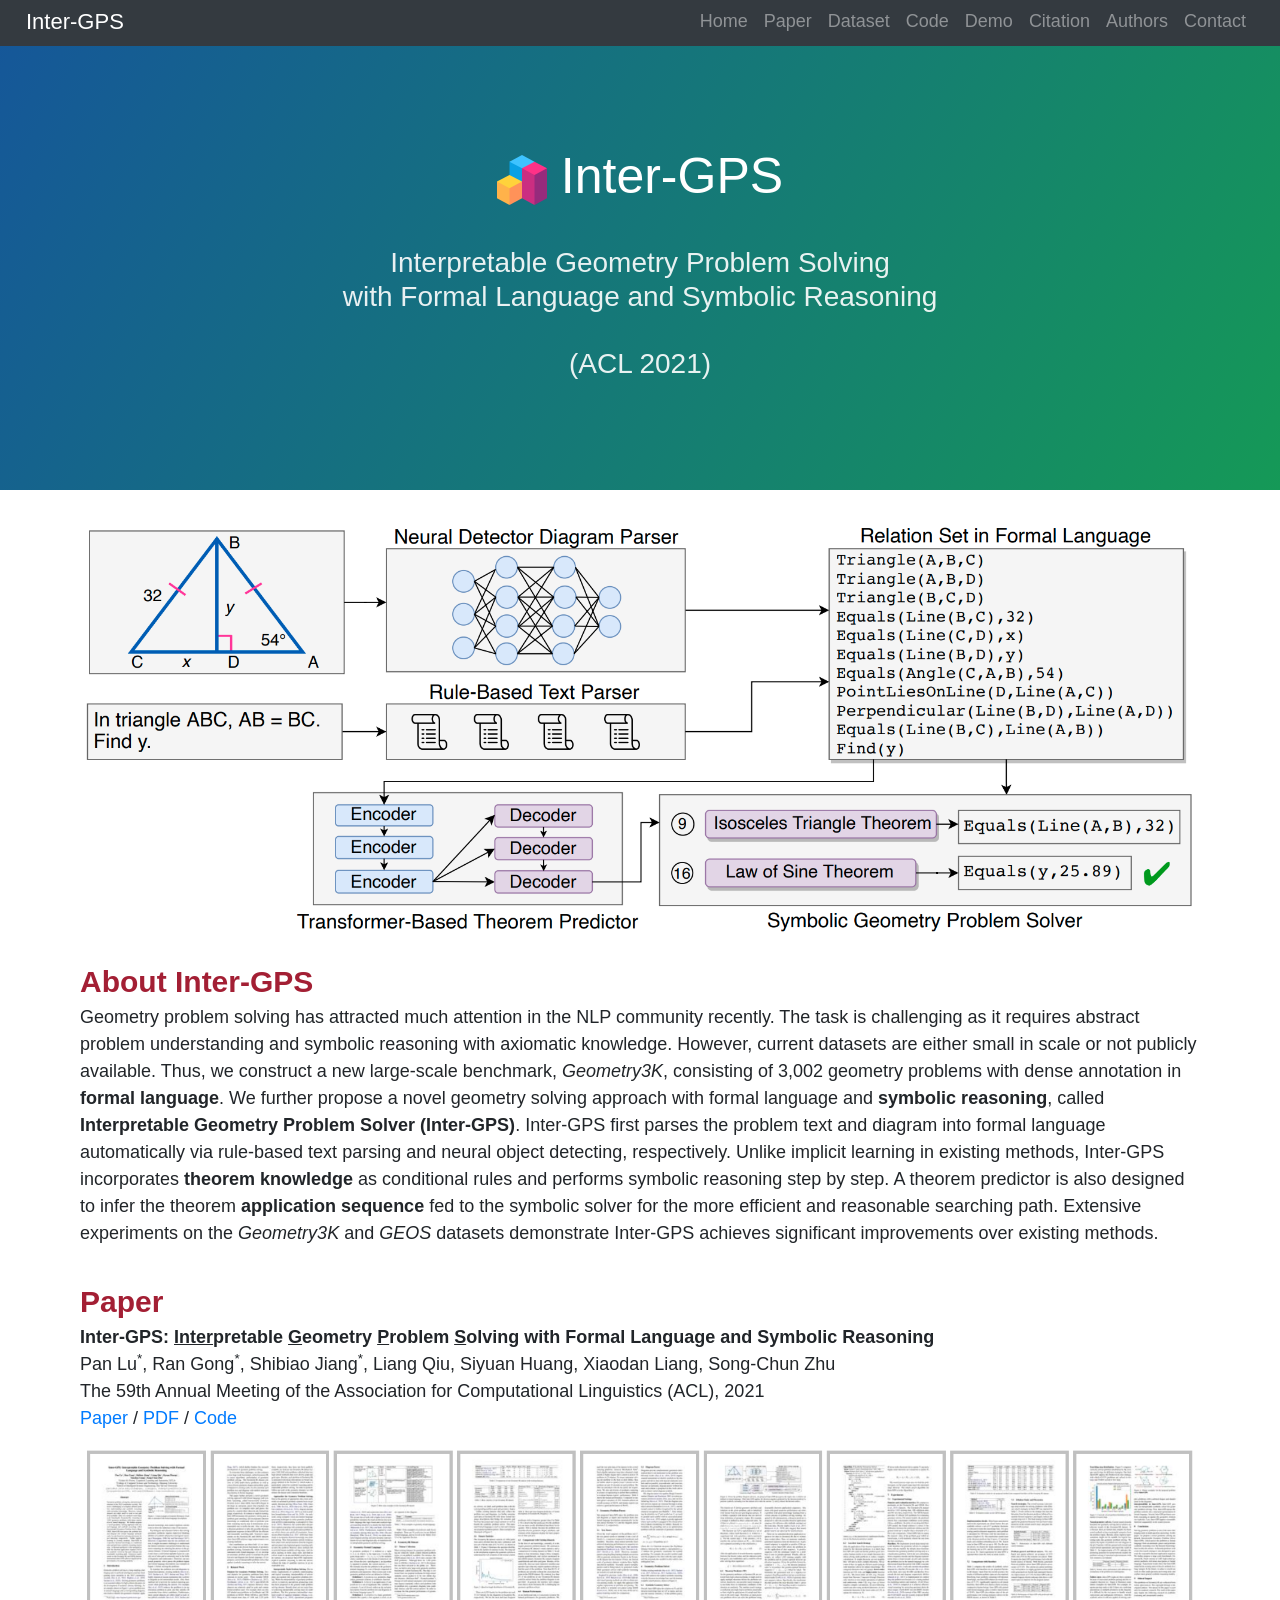
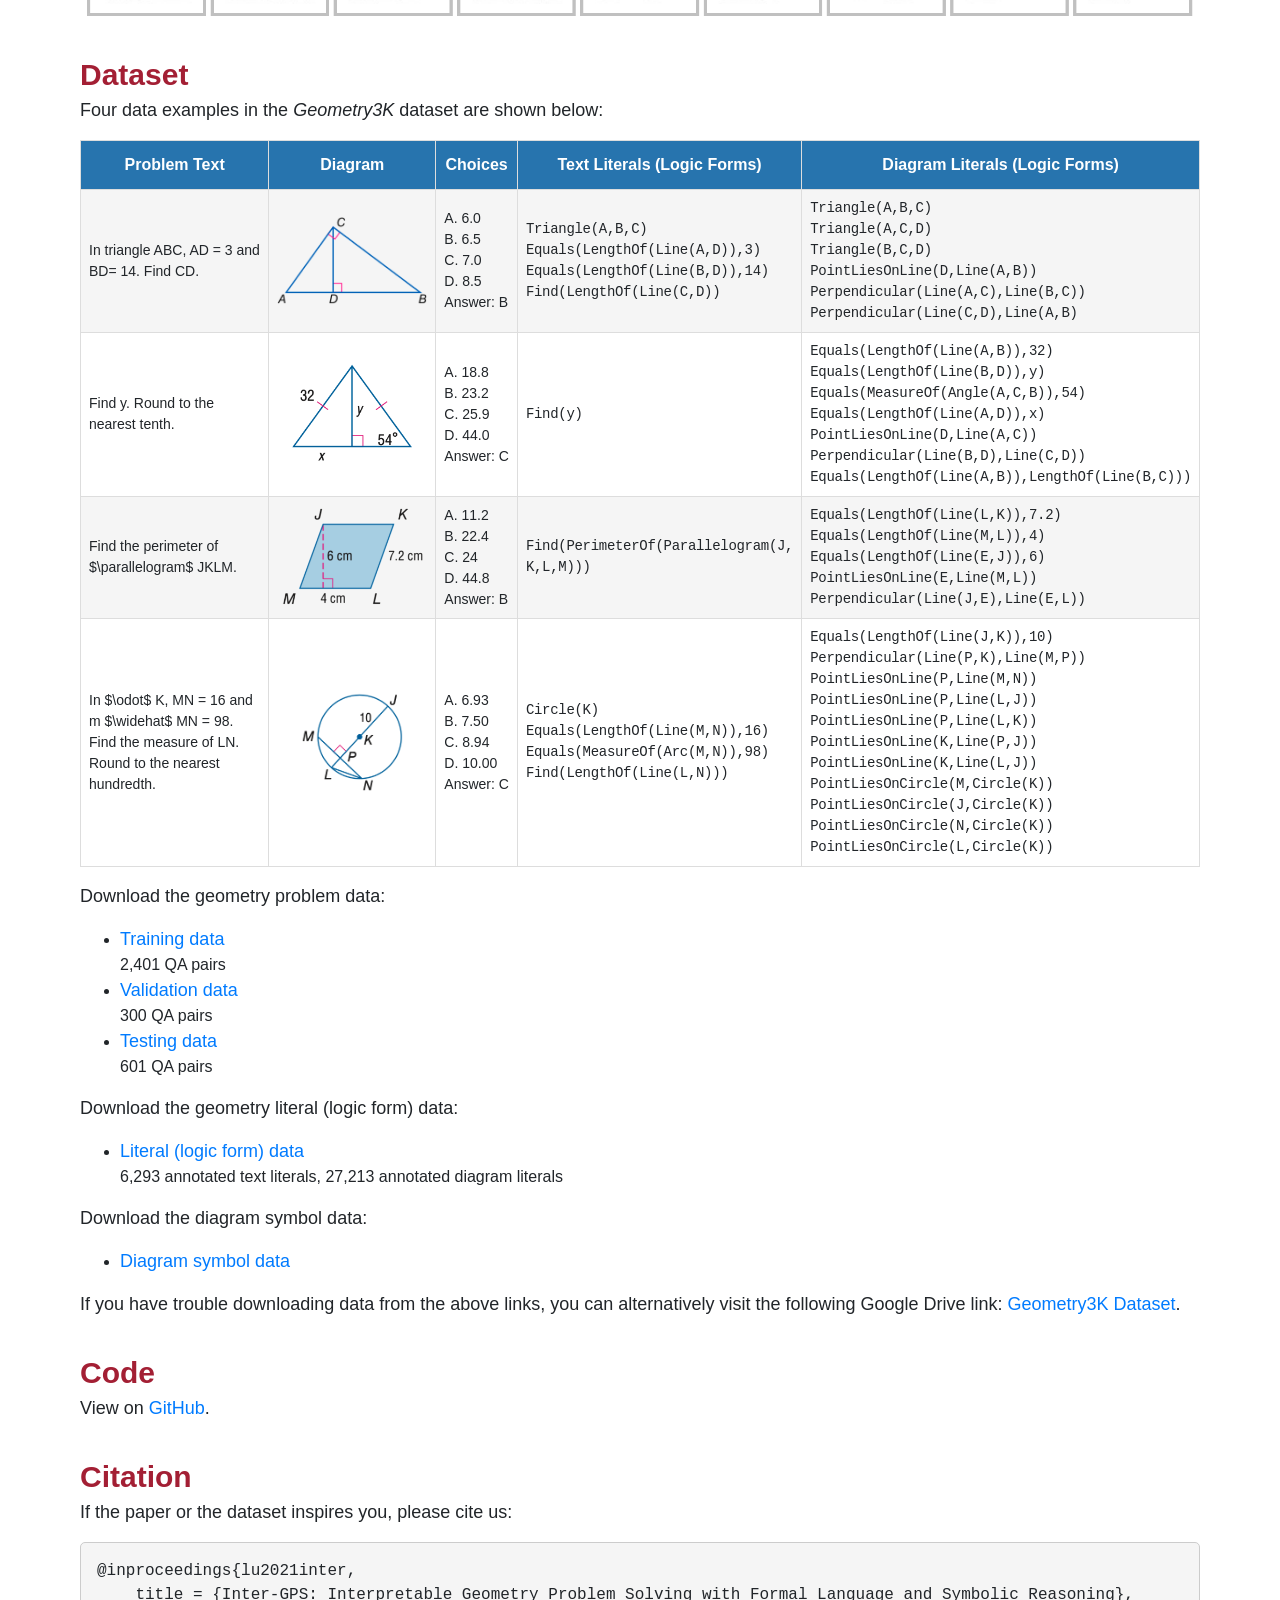
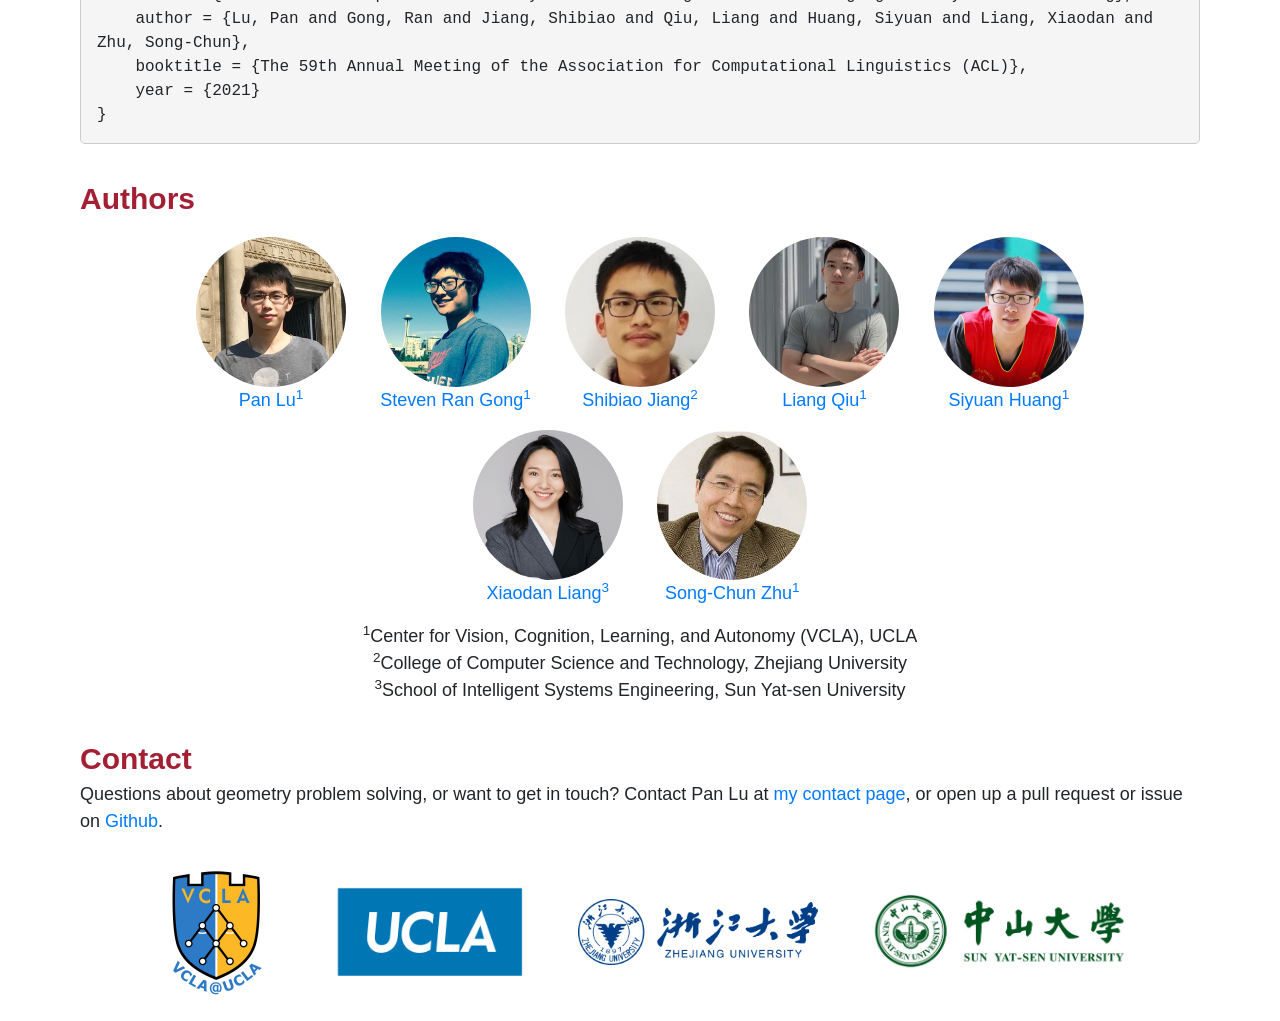
<file: index.html>
<!DOCTYPE html>
<html lang="en">

<head>
    <meta http-equiv="Content-Type" content="text/html; charset=UTF-8">
    <title>Inter-GPS</title>
    <link rel="shortcut icon" href="./img/3124850.svg">

    <!--        &lt;!&ndash; Global site tag (gtag.js) - Google Analytics &ndash;&gt;-->
    <!--        <script async src="https://www.googletagmanager.com/gtag/js?id=UA-111713571-1"></script>-->
    <!--        <script>-->
    <!--            window.dataLayer = window.dataLayer || [];-->
    <!--            function gtag(){dataLayer.push(arguments);}-->
    <!--            gtag('js', new Date());-->
    <!--            gtag('config', 'UA-111713571-1');-->
    <!--        </script>-->

    <!-- Required meta tags -->
    <meta charset="utf-8">
    <meta name="viewport" content="width=device-width, initial-scale=1, shrink-to-fit=no">
    <!--        <meta http-equiv="X-UA-Compatible" content="IE=edge">-->
    <!--        <meta name="google-site-verification" content="xBT4GhYoi5qRD5tr338pgPM5OWHHIDR6mNg1a3euekI">-->

    <!-- Bootstrap core CSS -->
    <link rel="stylesheet" href="https://maxcdn.bootstrapcdn.com/bootstrap/4.0.0-beta/css/bootstrap.min.css"
        integrity="sha384-/Y6pD6FV/Vv2HJnA6t+vslU6fwYXjCFtcEpHbNJ0lyAFsXTsjBbfaDjzALeQsN6M" crossorigin="anonymous">

    <!--        &lt;!&ndash; Icon CSS&ndash;&gt;-->
    <!--        <link rel="stylesheet" href="https://use.fontawesome.com/releases/v5.3.1/css/all.css" integrity="sha384-mzrmE5qonljUremFsqc01SB46JvROS7bZs3IO2EmfFsd15uHvIt+Y8vEf7N7fWAU" crossorigin="anonymous">-->
    <!--        <link rel="stylesheet" href="https://cdn.rawgit.com/jpswalsh/academicons/master/css/academicons.min.css">-->

    <!-- Custom styles for this template -->
    <link rel="stylesheet" href="./css/project.css">
</head>

<body data-new-gr-c-s-check-loaded="14.1010.0" data-gr-ext-installed="">

    <!-- Navigation Bar-->
    <nav class="navbar navbar-expand-md navbar-dark">
        <a class="navbar-brand" href="#">Inter-GPS</a>
        <button class="navbar-toggler" type="button" data-toggle="collapse" data-target="#navbarToggle">
            <span class="navbar-toggler-icon"></span>
        </button>
        <div class="collapse navbar-collapse" id="navbarToggle">
            <ul class="navbar-nav ml-auto">
                <li class="nav-item">
                    <a class="nav-link" href="#">Home</a>
                </li>
                <li class="nav-item">
                    <a class="nav-link" href="#Paper">Paper</a>
                </li>
                <li class="nav-item">
                    <a class="nav-link" href="#Dataset">Dataset</a>
                </li>
                <li class="nav-item">
                    <a class="nav-link" href="#Code">Code</a>
                </li>
                <li class="nav-item">
                    <a class="nav-link" href="#Demo">Demo</a>
                </li>
                <li class="nav-item">
                    <a class="nav-link" href="#Citation">Citation</a>
                </li>
                <li class="nav-item">
                    <a class="nav-link" href="#Authors">Authors</a>
                </li>
                <li class="nav-item" style="margin-right: 10px;">
                    <a class="nav-link" href="#Contact">Contact</a>
                </li>
            </ul>
        </div>
    </nav>

    <!-- Page Header Banner -->
    <header class="page-header" role="banner">
        <h1 class="project-name">
            <img src="./img/3124850.svg" alt="Logo" height="50px">
            Inter-GPS
        </h1>
        <h2 class="project-tagline">
            Interpretable Geometry Problem Solving <br> with Formal Language and Symbolic Reasoning <br><br>
            (ACL 2021)
        </h2>
    </header>

    <!--<div id="Banner">-->
    <!--    <div height="80" id="header" style="background-color:#FFFFFF; color: #FFFFFF">-->
    <!--        <center>-->
    <!--            <table width="1200" height="80" border="0">-->
    <!--                <tbody><tr>-->
    <!--                    <td halign="center">-->
    <!--                        <p class="paper-title">-->
    <!--                            <img src="./img/344957.svg" alt="Logo" width="50px">-->
    <!--                            Inter-GPS: Interpretable Geometry Problem Solving <br> with Formal Language and Symbolic Reasoning-->
    <!--                        </p>-->
    <!--                        <hr>-->
    <!--                    </td>-->
    <!--                </tr></tbody>-->
    <!--            </table>-->
    <!--        </center>-->
    <!--    </div>-->
    <!--</div>-->

    <!-- About Inter-GPS -->
    <div class="section" style="">
        <img src="./img/model.png" style="width: 100%; padding-top: 1em">
        <br><br>
        <heading>
            About Inter-GPS
        </heading>
        <p>
            Geometry problem solving has attracted much attention in the NLP community recently.
            The task is challenging as it requires abstract problem understanding and symbolic reasoning with axiomatic
            knowledge.
            However, current datasets are either small in scale or not publicly available.
            Thus, we construct a new large-scale benchmark, <i>Geometry3K</i>, consisting of 3,002 geometry problems
            with dense annotation in <strong>formal language</strong>.
            We further propose a novel geometry solving approach with formal language and <strong>symbolic
                reasoning</strong>,
            called <strong>Interpretable Geometry Problem Solver (Inter-GPS)</strong>.
            Inter-GPS first parses the problem text and diagram into formal language automatically via rule-based text
            parsing and neural object detecting, respectively.
            Unlike implicit learning in existing methods, Inter-GPS incorporates <strong>theorem knowledge</strong> as
            conditional rules and performs symbolic reasoning step by step.
            A theorem predictor is also designed to infer the theorem <strong>application sequence</strong> fed to the
            symbolic solver for the more efficient and reasonable searching path.
            Extensive experiments on the <i>Geometry3K</i> and <i>GEOS</i> datasets demonstrate Inter-GPS achieves
            significant improvements over existing methods.
        </p>
    </div>

    <!-- Paper -->
    <div class="section" id="Paper" style="">
        <heading>
            Paper
        </heading>
        <p>
            <papername>
                Inter-GPS: <u>Inter</u>pretable <u>G</u>eometry <u>P</u>roblem <u>S</u>olving with Formal Language and
                Symbolic Reasoning
            </papername><br>
            Pan Lu<sup>*</sup>, Ran Gong<sup>*</sup>, Shibiao Jiang<sup>*</sup>, Liang Qiu, Siyuan Huang, Xiaodan Liang,
            Song-Chun Zhu<br>
            The 59th Annual Meeting of the Association for Computational Linguistics (ACL), 2021<br>
            <a href="https://arxiv.org/abs/2105.04165">Paper</a> /
            <a href="http://lupantech.github.io/papers/acl21_intergps.pdf">PDF</a> /
            <a href="https://github.com/lupantech/InterGPS">Code</a>
        </p>
        <p>
            <a href="http://lupantech.github.io/papers/acl21_intergps.pdf">
                <img src="./img/intergps_thumbnail.png" style="width: 100%;">
            </a>
        </p>
    </div>

    <!-- Dataset -->
    <div class="section" id="Dataset" style="">
        <heading id="dataset">
            Dataset
        </heading>
        <!--    <p>-->
        <!--        <img src="./img/examples.png" style="width: 100%;">-->
        <!--    </p>-->
        <p>
            Four data examples in the <i>Geometry3K</i> dataset are shown below:
        </p>
        <table id="example" style="margin-top:1em; margin-bottom:1em;">
            <tr>
                <th>Problem Text</th>
                <th>Diagram</th>
                <th>Choices</th>
                <th>Text Literals (Logic Forms) </th>
                <th>Diagram Literals (Logic Forms) </th>
            </tr>
            <tr>
                <td class="example-text">
                    In triangle ABC, AD = 3 and BD= 14. Find CD.
                </td>
                <td class="example-img-block">
                    <img class="example-img" src="./img/p1_mask.png" style="">
                </td>
                <td class="example-choice">
                    A. 6.0 <br>
                    B. 6.5 <br>
                    C. 7.0 <br>
                    D. 8.5 <br>
                    Answer: B
                </td>
                <td class="example-text-liter">
                    Triangle(A,B,C) <br>
                    Equals(LengthOf(Line(A,D)),3) <br>
                    Equals(LengthOf(Line(B,D)),14) <br>
                    Find(LengthOf(Line(C,D))
                </td>
                <td class="example-diag-liter">
                    Triangle(A,B,C) <br>
                    Triangle(A,C,D) <br>
                    Triangle(B,C,D) <br>
                    PointLiesOnLine(D,Line(A,B)) <br>
                    Perpendicular(Line(A,C),Line(B,C)) <br>
                    Perpendicular(Line(C,D),Line(A,B)
                </td>
            </tr>
            <tr>
                <td class="example-text">
                    Find y. Round to the nearest tenth.
                </td>
                <td class="example-img-block">
                    <img class="example-img" src="./img/p2_mask.png" style="">
                </td>
                <td class="example-choice">
                    A. 18.8 <br>
                    B. 23.2 <br>
                    C. 25.9 <br>
                    D. 44.0 <br>
                    Answer: C
                </td>
                <td class="example-text-liter">
                    Find(y)
                </td>
                <td class="example-diag-liter">
                    Equals(LengthOf(Line(A,B)),32) <br>
                    Equals(LengthOf(Line(B,D)),y) <br>
                    Equals(MeasureOf(Angle(A,C,B)),54) <br>
                    Equals(LengthOf(Line(A,D)),x) <br>
                    PointLiesOnLine(D,Line(A,C)) <br>
                    Perpendicular(Line(B,D),Line(C,D)) <br>
                    Equals(LengthOf(Line(A,B)),LengthOf(Line(B,C))) <br>
                </td>
            </tr>
            <tr>
                <td class="example-text">
                    Find the perimeter of $\parallelogram$ JKLM.
                </td>
                <td class="example-img-block">
                    <img class="example-img" src="./img/p3_mask.png" style="">
                </td>
                <td class="example-choice">
                    A. 11.2 <br>
                    B. 22.4 <br>
                    C. 24 <br>
                    D. 44.8 <br>
                    Answer: B
                </td>
                <td class="example-text-liter">
                    Find(PerimeterOf(Parallelogram(J,<br>K,L,M)))
                </td>
                <td class="example-diag-liter">
                    Equals(LengthOf(Line(L,K)),7.2) <br>
                    Equals(LengthOf(Line(M,L)),4) <br>
                    Equals(LengthOf(Line(E,J)),6) <br>
                    PointLiesOnLine(E,Line(M,L)) <br>
                    Perpendicular(Line(J,E),Line(E,L))
                </td>
            </tr>
            <tr>
                <td class="example-text">
                    In $\odot$ K, MN = 16 and m $\widehat$ MN = 98. Find the measure of LN. Round to the nearest
                    hundredth.
                </td>
                <td class="example-img-block">
                    <img class="example-img" src="./img/p4_mask.png" style="">
                </td>
                <td class="example-choice">
                    A. 6.93 <br>
                    B. 7.50 <br>
                    C. 8.94 <br>
                    D. 10.00 <br>
                    Answer: C

                </td>
                <td class="example-text-liter">
                    Circle(K) <br>
                    Equals(LengthOf(Line(M,N)),16) <br>
                    Equals(MeasureOf(Arc(M,N)),98) <br>
                    Find(LengthOf(Line(L,N)))
                </td>
                <td class="example-diag-liter">
                    Equals(LengthOf(Line(J,K)),10) <br>
                    Perpendicular(Line(P,K),Line(M,P)) <br>
                    PointLiesOnLine(P,Line(M,N)) <br>
                    PointLiesOnLine(P,Line(L,J)) <br>
                    PointLiesOnLine(P,Line(L,K)) <br>
                    PointLiesOnLine(K,Line(P,J)) <br>
                    PointLiesOnLine(K,Line(L,J)) <br>
                    PointLiesOnCircle(M,Circle(K)) <br>
                    PointLiesOnCircle(J,Circle(K)) <br>
                    PointLiesOnCircle(N,Circle(K)) <br>
                    PointLiesOnCircle(L,Circle(K))
                </td>
            </tr>
        </table>
        <p>
            Download the geometry problem data:
        </p>
        <div>
            <ul>
                <li><a style="font-size: 18px"
                        href="https://lupantech.github.io/inter-gps/geometry3k/train.zip">Training data</a>
                    <br>
                    <span style="font-size: 16px">2,401 QA pairs</span>
                </li>
                <li><a style="font-size: 18px"
                        href="https://lupantech.github.io/inter-gps/geometry3k/val.zip">Validation data</a>
                    <br>
                    <span style="font-size: 16px">300 QA pairs</span>
                </li>
                <li><a style="font-size: 18px" href="https://lupantech.github.io/inter-gps/geometry3k/test.zip">Testing
                        data</a>
                    <br>
                    <span style="font-size: 16px">601 QA pairs</span>
                </li>
            </ul>
        </div>
        <p>
            Download the geometry literal (logic form) data:
        <div>
            <ul>
                <li><a style="font-size: 18px"
                        href="https://lupantech.github.io/inter-gps/geometry3k/logic_forms.zip">Literal (logic form)
                        data</a>
                    <br>
                    <span style="font-size: 16px">6,293 annotated text literals, 27,213 annotated diagram literals
                    </span>
                </li>
            </ul>
        </div>

        </p>
        <p>
            Download the diagram symbol data:
        <div>
            <ul>
                <li><a style="font-size: 18px"
                        href="https://lupantech.github.io/inter-gps/geometry3k/symbols.zip">Diagram symbol data</a>
                </li>
            </ul>
        </div>

        </p>
        <p>
            If you have trouble downloading data from the above links, you can alternatively visit the following Google
            Drive link:
            <a style="font-size: 18px"
                href="https://drive.google.com/drive/folders/1d05WYXtlgKIoaPpK1v94LYph_heiXM7Z?usp=sharing">Geometry3K
                Dataset</a>.
        </p>

    </div>

    <!-- Code -->
    <div class="section" id="Code" style="">
        <heading>
            Code
        </heading>
        <p>
            View on <a href="https://github.com/lupantech/InterGPS">GitHub</a>.
        </p>
    </div>

    <!-- Citation -->
    <div class="section" id="Citation" style="">
        <heading>
            Citation
        </heading>
        <p>
            If the paper or the dataset inspires you, please cite us:
        </p>
        <pre class="bibtax">
@inproceedings{lu2021inter,
    title = {Inter-GPS: Interpretable Geometry Problem Solving with Formal Language and Symbolic Reasoning},
    author = {Lu, Pan and Gong, Ran and Jiang, Shibiao and Qiu, Liang and Huang, Siyuan and Liang, Xiaodan and Zhu, Song-Chun},
    booktitle = {The 59th Annual Meeting of the Association for Computational Linguistics (ACL)},
    year = {2021}
}</pre>
    </div>

    <!-- Authors -->
    <div class="section" id="Authors" style="align-content: center">
        <heading>
            Authors
        </heading>
        <div style="text-align: center; width: 100%; padding-top: 1em;">
            <div class="profile" style="">
                <a href="https://lupantech.github.io/">
                    <img class="profile-img" src="./img/panlu.jpg" alt="" style="">
                    <p>Pan Lu<sup>1</sup></p>
                </a>
            </div>
            <div class="profile" style="">
                <a href="https://nikepupu.github.io/">
                    <img class="profile-img" src="./img/rangong.jpg" alt="" style="">
                    <p>Steven Ran Gong<sup>1</sup></p>
                </a>
            </div>
            <div class="profile" style="">
                <a href="https://github.com/jiangshibiao">
                    <img class="profile-img" src="./img/shibiao.png" alt="" style="">
                    <p>Shibiao Jiang<sup>2</sup></p>
                </a>
            </div>
            <div class="profile" style="">
                <a href="https://www.lqiu.info/">
                    <img class="profile-img" src="./img/liangqiu.jpg" alt="" style="">
                    <p>Liang Qiu<sup>1</sup></p>
                </a>
            </div>
            <div class="profile" style="">
                <a href="https://siyuanhuang.com/">
                    <img class="profile-img" src="./img/syhuang.jpg" alt="" style="">
                    <p>Siyuan Huang<sup>1</sup></p>
                </a>
            </div>
            <br>
            <div class="profile" style="">
                <a href="https://lemondan.github.io/">
                    <img class="profile-img" src="./img/xiaodan.png" alt="" style="">
                    <p>Xiaodan Liang<sup>3</sup></p>
                </a>
            </div>
            <div class="profile" style="">
                <a href="http://www.stat.ucla.edu/~sczhu/">
                    <img class="profile-img" src="./img/Zhu_UCLA.jpg" alt="" style="">
                    <p>Song-Chun Zhu<sup>1</sup></p>
                </a>
            </div>
        </div>
        <div style="text-align:center; display: inline-block; width: 100%; margin-top: 0">
            <p>
                <sup>1</sup>Center for Vision, Cognition, Learning, and Autonomy (VCLA), UCLA <br>
                <sup>2</sup>College of Computer Science and Technology, Zhejiang University <br>
                <sup>3</sup>School of Intelligent Systems Engineering, Sun Yat-sen University
            </p>
        </div>
    </div>

    <!-- Contact -->
    <div class="section" id="Contact" style="">
        <heading>
            Contact
        </heading>
        <p>
            Questions about geometry problem solving, or want to get in touch? Contact Pan Lu at
            <a href="https://lupantech.github.io/">my contact page</a>, or open up a pull request or issue on
            <a href="https://github.com/lupantech/InterGPS">Github</a>.
        </p>
    </div>

    <!-- Affiliation  -->
    <div class="section" style="table-layout: auto;">
        <center>
            <table>
                <tbody>
                    <tr>
                        <td>
                            <a href="https://vcla.stat.ucla.edu/index.html" target="_blank" rel="external">
                                <img class="center-block" src="img/vcla.jpg" style="width:8em; max-width: 100%;"></a>
                        </td>
                        <td> &nbsp; &nbsp; &nbsp; &nbsp; &nbsp; &nbsp; </td>
                        <td>
                            <a href="https://www.ucla.edu/" target="_blank" rel="external">
                                <img class="center-block" src="img/vcla.png" style="width:12em; max-width: 100%;"></a>
                        </td>
                        <td> &nbsp; &nbsp; &nbsp; &nbsp; &nbsp; &nbsp; </td>
                        <td>
                            <a href="http://www.zju.edu.cn/english/" target="_blank" rel="external">
                                <img class="center-block" src="img/zju.png" style="width:15em; max-width: 100%;"></a>
                        </td>
                        <td> &nbsp; &nbsp; &nbsp; &nbsp; &nbsp; &nbsp; </td>
                        <td>
                            <a href="http://www.sysu.edu.cn/en/index.htm" target="_blank" rel="external">
                                <img class="center-block" src="img/sysu.jpg" style="width:16em;  max-width: 100%;">
                            </a>
                        </td>
                    </tr>
                </tbody>
            </table><br>
        </center>
    </div>

    <!-- Bootstrap core JavaScript -->
    <!-- Placed at the end of the document so the pages load faster -->
    <!-- Necessary for user interaction -->
    <script src="https://code.jquery.com/jquery-3.2.1.slim.min.js"
        integrity="sha384-KJ3o2DKtIkvYIK3UENzmM7KCkRr/rE9/Qpg6aAZGJwFDMVNA/GpGFF93hXpG5KkN"
        crossorigin="anonymous"></script>
    <script src="https://cdnjs.cloudflare.com/ajax/libs/popper.js/1.11.0/umd/popper.min.js"
        integrity="sha384-b/U6ypiBEHpOf/4+1nzFpr53nxSS+GLCkfwBdFNTxtclqqenISfwAzpKaMNFNmj4"
        crossorigin="anonymous"></script>
    <script src="https://maxcdn.bootstrapcdn.com/bootstrap/4.0.0-beta/js/bootstrap.min.js"
        integrity="sha384-h0AbiXch4ZDo7tp9hKZ4TsHbi047NrKGLO3SEJAg45jXxnGIfYzk4Si90RDIqNm1"
        crossorigin="anonymous"></script>

</body>

</html>
</file>
<file: css/project.css>
a {
    color: #007bff;
    text-decoration: none;
}

a:focus,
a:hover {
    color: #005587;
    text-decoration: underline;
}

a.hover {
    text-decoration: none;
}

a.hover:hover {
    text-decoration: underline;
}

/* element: paragraphs in the body text */
p {
    line-height: 150%;
    font-size: 18px;
}

/* element: divider line */
hr {
    border: 0;
    height: 1px;
    background-image: linear-gradient(to right, rgba(0, 0, 0, 0), rgba(0, 0, 0, 0.75), rgba(0, 0, 0, 0));
}

body,
td,
th {
    font-family: Arial;
    font-size: 16px;
    font-weight: 400;
}

body {
    padding-top: 3.5rem;
}

strong {
    font-family: Arial;
    font-size: 18px;
    font-weight: 800
}

/* block: heading in the paragraph */
heading {
    font-family: Arial;
    color: #A31F34;
    /*color: #155799;*/
    font-size: 30px;
    font-weight: bold;
}

/* block: paper title in the body text */
papername {
    font-family: Arial;
    font-size: 18px;
    font-weight: 600;
}

/* page banner */
.navbar {
    margin-top: -60px;
    height: 50px;
    background-color: #343a40;
}

.navbar-brand {
    margin-left: 10px;
    font-size: 22px;
}

.nav-item {
    opacity: 0.9;
    font-size: 18px
}

/* page banner */
.page-header {
    color: #fff;
    text-align: center;
    background-color: #159957;
    /*background-image: linear-gradient(120deg, #4b2e83, #b7a57a);*/
    background-image: linear-gradient(120deg, #155799, #159957);
    padding-top: 100px;
    padding-bottom: 100px;
    margin-top: -10px;
    /*text-shadow: 1px 1px 0 black;*/
}

.project-name {
    margin-top: 10px;
    margin-bottom: 10px;
    font-size: 50px
}

.project-tagline {
    margin-top: 40px;
    margin-bottom: 10px;
    font-weight: normal;
    opacity: 0.9;
    font-size: 28px
}

/* class: page title */
.paper-title {
    font-family: Arial;
    font-size: 40px;
    text-align: center;
    font-weight: 800;
}

/* class: section */
.section {
    padding-top: 1em;
    padding-bottom: 0em;
    margin-left: auto;
    margin-right: auto;
}

/* class: profile */
.profile {
    display: inline-block;
    width: 180px;
}

/* class: profile image */
.profile-img {
    border-radius: 50%;
    width: 150px;
}

/* class: Bibtex */
.bibtax {
    /* font-family: Arial; */
    padding-left: 1em;
    padding-right: 1em;
    padding-top: 1em;
    padding-bottom: 1em;
    background-color: #f5f5f5;
    border: 1px solid #ccc;
    border-radius: 5px;
    font-size: 16px;
    word-wrap: break-word;
    white-space: pre-wrap;
}

/* Table for examples */
#example {
    font-family: Arial, Helvetica, sans-serif;
    border-collapse: collapse;
    width: 100%;
}

#example td,
#example th {
    border: 1px solid #ddd;
    padding: 8px;
}

#example tr:nth-child(even) {
    background-color: #f5f5f5;
}

#example tr:hover {
    background-color: #ddd;
}

/*table tile*/
#example th {
    padding-top: 12px;
    padding-bottom: 12px;
    font-size: 16px;
    text-align: center;
    font-weight: 600;
    background-color: #2774AE;
    color: white;
}

/* class: images in the table */
.example-text {
    vertical-align: center;
    display: table-cell;
    *display: inline-block;
}

.example-img-block {
    vertical-align: center;
    text-align: center;
}

.example-img {
    max-width: 150px;
    max-height: 100px;
}

.example-choice {
    white-space: nowrap;
    vertical-align: center;
    /*display: table-cell;*/
    /**display: inline-block;*/
}

.example-text-liter {
    font-family: Courier;
    letter-spacing: -.3px;
    vertical-align: center;
    /*display: table-cell;*/
    /**display: inline-block;*/
}

.example-diag-liter {
    font-family: Courier;
    letter-spacing: -0.3px;
    vertical-align: center;
    /*display: table-cell;*/
    /**display: inline-block;*/
}

.example-text,
.example-choice,
.example-text-liter,
.example-diag-liter {
    font-size: 14px;
}

/*Sizes*/
.navbar,
.page-header {
    max-width: 700em;
}

.section {
    width: 100%;
    max-width: 70em;
}
</file>
